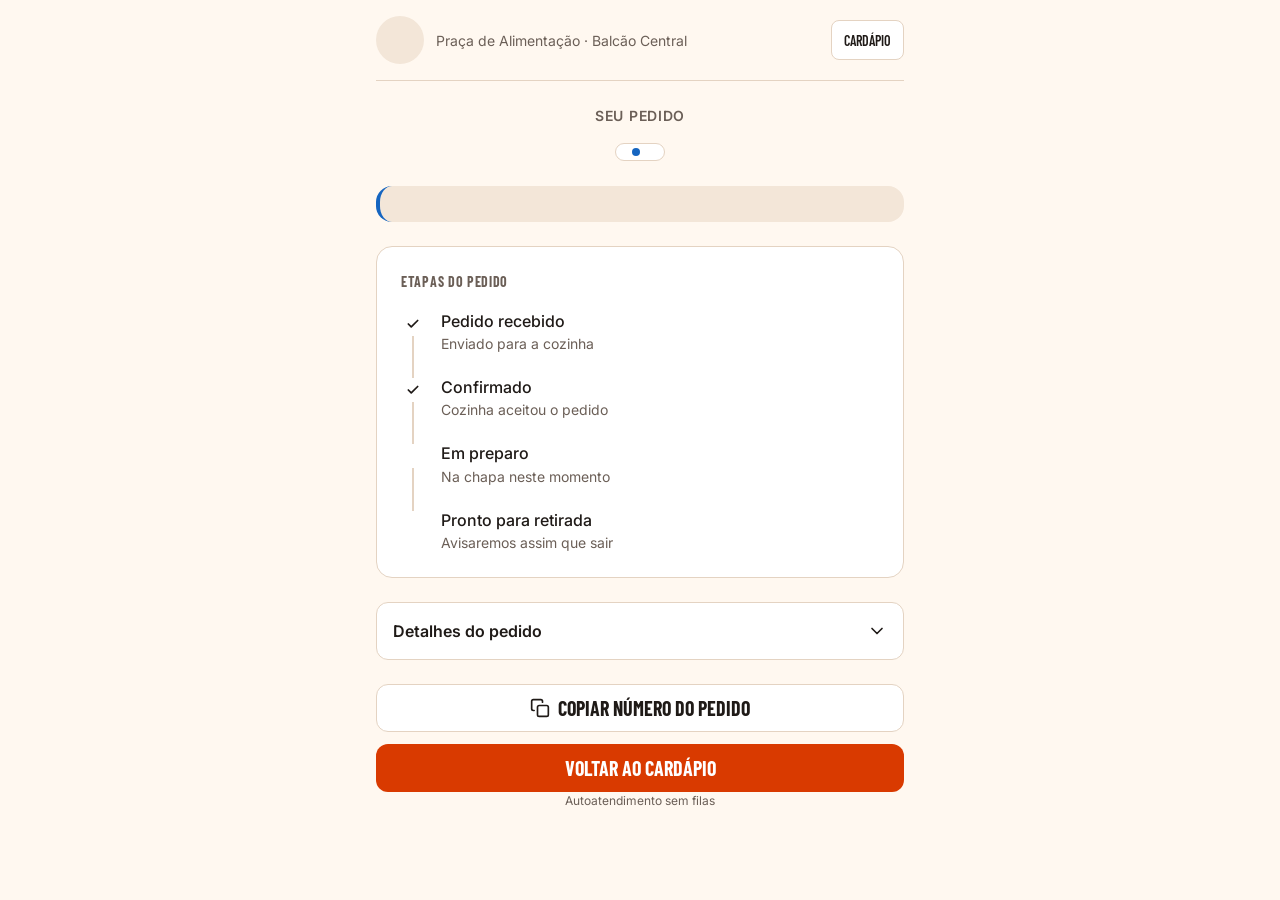
<file: web/pedido.html>
<!DOCTYPE html>
<html lang="pt-BR">
<head>
  <meta charset="UTF-8">
  <meta name="viewport" content="width=device-width, initial-scale=1.0, viewport-fit=cover">
  <title>Acompanhar Pedido</title>
  <!-- Google Fonts: Barlow Condensed & Inter -->
  <link rel="preconnect" href="https://fonts.googleapis.com">
  <link rel="preconnect" href="https://fonts.gstatic.com" crossorigin>
  <link href="https://fonts.googleapis.com/css2?family=Barlow+Condensed:wght@600;700&family=Inter:wght@400;500;600;700&display=swap" rel="stylesheet">
  
  <link rel="stylesheet" href="css/tokens.css">
  <link rel="stylesheet" href="css/base.css">
  <link rel="stylesheet" href="css/componentes.css">
</head>
<body>

  <div class="app-container">

    <!-- 1. Alerta de Erro de Rede (Oculto por padrão, acionado com .mostrar via JS) -->
    <div id="erro-rede" class="banner-erro oculto" role="alert" aria-live="assertive">
      <div class="spinner" aria-hidden="true"></div>
      <span>Sem conexão. Tentando novamente...</span>
    </div>

    <!-- 2. Cabeçalho da Loja (Reutilizado da Etapa 0) -->
    <header class="header-loja">
      <div class="loja-identidade">
        <div class="loja-avatar" id="loja-sigla" aria-hidden="true"><!-- preenchido via JS --></div>
        <div class="loja-dados">
          <h1 id="loja-nome"><!-- preenchido via JS --></h1>
          <p>Praça de Alimentação · Balcão Central</p>
        </div>
      </div>
      <a href="index.html" class="btn-cardapio-atalho" aria-label="Abrir cardápio">
        Cardápio
      </a>
    </header>

    <!-- 3. Estado: Pedido Não Encontrado (Alternativo ao fluxo principal) -->
    <section id="pedido-nao-encontrado" class="estado-vazio oculto" aria-labelledby="titulo-nao-encontrado">
      <div class="icone-alerta-vazio" aria-hidden="true">
        <svg class="icon icon-lg" viewBox="0 0 24 24">
          <circle cx="12" cy="12" r="10"></circle>
          <line x1="12" y1="8" x2="12" y2="12"></line>
          <line x1="12" y1="16" x2="12.01" y2="16"></line>
        </svg>
      </div>
      <div>
        <h2 id="titulo-nao-encontrado" style="font-family: var(--font-display); font-size: var(--text-heading-sm); text-transform: uppercase;">
          Pedido não encontrado
        </h2>
        <p style="font-size: var(--text-body-sm); color: var(--color-fumaca); margin-top: 4px;">
          Verifique o link acessado ou faça um novo pedido no cardápio.
        </p>
      </div>
      <a href="index.html" class="btn btn-primario" style="margin-top: var(--space-2);">
        Voltar ao cardápio
      </a>
    </section>

    <!-- 4. Conteúdo Principal do Pedido -->
    <main class="main-content" id="conteudo-pedido">

      <!-- Cabeçalho do Pedido -->
      <section class="pedido-destaque" aria-labelledby="rotulo-pedido">
        <p class="label" id="rotulo-pedido">Seu pedido</p>
        <div class="pedido-numero" id="pedido-numero" aria-label="Número do pedido">
          <!-- preenchido via JS -->
        </div>
        <div class="badge-status">
          <span class="badge-status-ponto" aria-hidden="true"></span>
          <span id="pedido-status"><!-- preenchido via JS --></span>
        </div>
      </section>

      <!-- Mensagem de Status em Destaque -->
      <section class="status-card" id="status-card-box" role="status" aria-live="polite">
        <p class="status-titulo" id="status-message"><!-- preenchido via JS --></p>
        <p class="status-orientacao" id="status-submessage"><!-- preenchido via JS --></p>
      </section>

      <!-- Linha do Tempo (Fluxo dos 4 Estados) -->
      <section class="timeline-card" aria-labelledby="titulo-timeline">
        <h2 class="timeline-titulo" id="titulo-timeline">Etapas do Pedido</h2>
        
        <ol class="timeline-lista" id="timeline">
          
          <!-- Estado 1: Recebido -->
          <li class="timeline-item" data-status="recebido">
            <div class="timeline-marcador" aria-hidden="true">
              <svg class="icon" viewBox="0 0 24 24" style="width: 14px; height: 14px; stroke-width: 3px;">
                <polyline points="20 6 9 17 4 12"></polyline>
              </svg>
            </div>
            <div class="timeline-conteudo">
              <h4>Pedido recebido</h4>
              <p>Enviado para a cozinha</p>
            </div>
          </li>

          <!-- Estado 2: Confirmado -->
          <li class="timeline-item" data-status="confirmado">
            <div class="timeline-marcador" aria-hidden="true">
              <svg class="icon" viewBox="0 0 24 24" style="width: 14px; height: 14px; stroke-width: 3px;">
                <polyline points="20 6 9 17 4 12"></polyline>
              </svg>
            </div>
            <div class="timeline-conteudo">
              <h4>Confirmado</h4>
              <p>Cozinha aceitou o pedido</p>
            </div>
          </li>

          <!-- Estado 3: Em Preparo -->
          <li class="timeline-item" data-status="em_preparo">
            <div class="timeline-marcador" aria-hidden="true"></div>
            <div class="timeline-conteudo">
              <h4>Em preparo</h4>
              <p>Na chapa neste momento</p>
            </div>
          </li>

          <!-- Estado 4: Pronto -->
          <li class="timeline-item" data-status="pronto">
            <div class="timeline-marcador" aria-hidden="true"></div>
            <div class="timeline-conteudo">
              <h4>Pronto para retirada</h4>
              <p>Avisaremos assim que sair</p>
            </div>
          </li>

        </ol>
      </section>

      <!-- Detalhes do Pedido (Colapsável) -->
      <section class="detalhes-container" aria-label="Detalhes e itens do pedido">
        <details>
          <summary class="detalhes-resumo">
            <span>Detalhes do pedido</span>
            <svg class="icon detalhes-icone-seta" viewBox="0 0 24 24" aria-hidden="true">
              <polyline points="6 9 12 15 18 9"></polyline>
            </svg>
          </summary>
          <div class="detalhes-corpo">
            <div class="detalhes-meta">
              <span>Data e Hora</span>
              <time id="pedido-data" datetime=""><!-- preenchido via JS --></time>
            </div>

            <ul class="itens-lista" id="lista-itens">
              <!-- preenchido via JS -->
            </ul>

            <div class="total-linha">
              <span>Total Pago</span>
              <span class="tabular-nums" id="pedido-total"><!-- preenchido via JS --></span>
            </div>
          </div>
        </details>
      </section>

      <!-- Ações do Cliente -->
      <section class="acoes-container" aria-label="Ações de navegação">
        <button type="button" class="btn btn-secundario" id="btn-copiar" aria-label="Copiar número do pedido para o balcão">
          <svg class="icon" viewBox="0 0 24 24" aria-hidden="true">
            <rect x="9" y="9" width="13" height="13" rx="2" ry="2"></rect>
            <path d="M5 15H4a2 2 0 0 1-2-2V4a2 2 0 0 1 2-2h9a2 2 0 0 1 2 2v1"></path>
          </svg>
          Copiar número do pedido
        </button>

        <a href="index.html" class="btn btn-primario">
          Voltar ao cardápio
        </a>
      </section>

    </main>

    <!-- Rodapé Acessível -->
    <footer class="app-footer" style="text-align: center; font-size: var(--text-caption); color: var(--color-fumaca);">
      <p>Autoatendimento sem filas</p>
    </footer>

  </div>

  <script src="supabase-client.js"></script>
  <script src="pedido.js"></script>
</body>
</html>
</file>
<file: web/css/tokens.css>
/*
Arquivos CSS do Projeto (web/css/)

O projeto utiliza arquitetura CSS pura, sem build e sem frameworks, baseada exclusivamente nos tokens do `DESIGN.md`.

## Estrutura de Arquivos:

- `web/css/tokens.css`: Todas as variáveis e tokens oficiais do design system (cores, tipografia, espaçamento, raios, elevações e movimento).
- `web/css/base.css`: Reset CSS, tipografia base, estilos de acessibilidade (`:focus-visible`, `prefers-reduced-motion`) e container principal.
- `web/css/componentes.css`: Componentes modulares reutilizáveis (cabeçalho da loja, número do pedido, badge, status card com `.pulse`, linha do tempo, detalhes do pedido, botões e banners de erro).

## Como importar no HTML:

<link rel="stylesheet" href="css/tokens.css">
<link rel="stylesheet" href="css/base.css">
<link rel="stylesheet" href="css/componentes.css">
*/

:root {
  /* Cores - Base e Superfícies */
  --color-papel: #FFF8F0;
  --color-prato: #FFFFFF;
  --color-areia: #F3E6D8;
  --color-linha: #E4D3C2;
  --color-carvao: #1F1A17;
  --color-fumaca: #6B5F57;

  /* Cores - Marca e Ações */
  --color-brasa: #D93A00;
  --color-brasa-escura: #B02E00;
  --color-brasa-suave: #FFE3D6;

  /* Cores de Status */
  --status-recebido: #C62828;
  --status-recebido-bg: #FDE7E7;
  --status-confirmado: #8A5200;
  --status-confirmado-bg: #FFF1D6;
  --status-preparo: #1565C0;
  --status-preparo-bg: #E3EFFC;
  --status-pronto: #166A31;
  --status-pronto-bg: #E1F5E8;
  --status-finalizado: #6B5F57;
  --status-finalizado-bg: #EFE7DE;
  --status-cancelado: #8A7F77;
  --status-cancelado-bg: #EFE7DE;

  /* Tipografia */
  --font-display: 'Barlow Condensed', -apple-system, BlinkMacSystemFont, "Segoe UI", Roboto, sans-serif;
  --font-ui: 'Inter', -apple-system, BlinkMacSystemFont, "Segoe UI", Roboto, sans-serif;

  /* Escala Tipográfica */
  --text-caption: 12px;
  --text-body-sm: 14px;
  --text-body: 16px;
  --text-body-strong: 16px;
  --text-label: 14px;
  --text-subheading: 22px;
  --text-heading-sm: 28px;
  --text-heading: 36px;
  --text-numero-pedido: 96px;
  --text-cozinha-numero: 48px;
  --text-cozinha-item: 22px;
  --text-cozinha-botao: 20px;

  /* Espaçamento (Base 4px) */
  --space-1: 4px;
  --space-2: 8px;
  --space-3: 12px;
  --space-4: 16px;
  --space-5: 20px;
  --space-6: 24px;
  --space-8: 32px;
  --space-10: 40px;
  --space-12: 48px;
  --space-16: 64px;

  /* Raios de Arredondamento */
  --radius-badge: 8px;
  --radius-control: 12px;
  --radius-card: 16px;
  --radius-sheet: 20px;
  --radius-pill: 999px;

  /* Elevações e Sombras */
  --shadow-nivel-1: 0 1px 3px rgba(31, 26, 23, 0.05);
  --shadow-nivel-2: 0 -2px 12px rgba(31, 26, 23, 0.10);
  --shadow-overlay: rgba(31, 26, 23, 0.55);

  /* Movimento / Transições */
  --motion-fast: 150ms ease-out;
  --motion-sheet: 220ms ease-out;
}
</file>
<file: web/css/base.css>
@import url('./tokens.css');

/* Reset e Configurações Base */
*, *::before, *::after {
  box-sizing: border-box;
  margin: 0;
  padding: 0;
}

html {
  font-size: 16px;
  -webkit-text-size-adjust: 100%;
}

body {
  font-family: var(--font-ui);
  font-size: var(--text-body);
  line-height: 1.5;
  color: var(--color-carvao);
  background-color: var(--color-papel);
  min-height: 100vh;
  display: flex;
  flex-direction: column;
  -webkit-font-smoothing: antialiased;
}

/* Foco Acessível Visível */
:focus-visible {
  outline: 3px solid var(--status-preparo);
  outline-offset: 2px;
}

/* Redução de Movimento */
@media (prefers-reduced-motion: reduce) {
  *, *::before, *::after {
    animation-duration: 0.01ms !important;
    animation-iteration-count: 1 !important;
    transition-duration: 0.01ms !important;
    scroll-behavior: auto !important;
  }
}

/* Tipografia e Títulos */
h1, h2, h3, .font-display {
  font-family: var(--font-display);
  font-weight: 700;
  letter-spacing: 0.02em;
}

/* Layout Container */
.app-container {
  width: 100%;
  max-width: 560px;
  margin: 0 auto;
  padding: var(--space-4);
  padding-bottom: calc(var(--space-8) + env(safe-area-inset-bottom, 0px));
  flex: 1;
  display: flex;
  flex-direction: column;
}

/* Ícones */
.icone, .icon {
  width: 20px;
  height: 20px;
  fill: none;
  stroke: currentColor;
  stroke-width: 2px;
  stroke-linecap: round;
  stroke-linejoin: round;
  display: inline-block;
  vertical-align: middle;
}
.icone--24, .icon-lg {
  width: 24px;
  height: 24px;
}
</file>
<file: web/css/componentes.css>
@import url('./tokens.css');

/* ==========================================================================
   Componentes do Sistema
   ========================================================================== */

/* --------------------------------------------------------------------------
   0. Formulários e Campos
   -------------------------------------------------------------------------- */
.campo {
  display: flex;
  flex-direction: column;
  gap: var(--space-2);
  margin-bottom: var(--space-4);
  width: 100%;
}
.campo__rotulo {
  font-size: var(--text-sm);
  font-weight: 500;
  color: var(--color-fumaca);
}
.campo__entrada {
  background-color: var(--color-prato);
  border: 1px solid var(--color-linha);
  color: var(--color-carvao);
  padding: var(--space-3) var(--space-4);
  border-radius: var(--radius-md);
  font-family: inherit;
  font-size: var(--text-body);
  transition: border-color 0.2s, box-shadow 0.2s;
  width: 100%;
}
.campo__entrada:focus {
  outline: none;
  border-color: var(--color-carvao);
  box-shadow: 0 0 0 1px var(--color-carvao);
}
.campo__entrada::placeholder {
  color: var(--color-fumaca);
}

/* --------------------------------------------------------------------------
   1. Cabeçalho da Loja (Compartilhado: Cardápio e Pedido)
   -------------------------------------------------------------------------- */
.header-loja {
  display: flex;
  align-items: center;
  justify-content: space-between;
  padding-bottom: var(--space-4);
  border-bottom: 1px solid var(--color-linha);
  margin-bottom: var(--space-6);
}

.loja-identidade {
  display: flex;
  align-items: center;
  gap: var(--space-3);
}

.loja-avatar {
  width: 48px;
  height: 48px;
  border-radius: var(--radius-pill);
  background-color: var(--color-areia);
  color: var(--color-carvao);
  font-family: var(--font-display);
  font-weight: 700;
  font-size: var(--text-heading-sm);
  display: flex;
  align-items: center;
  justify-content: center;
  flex-shrink: 0;
}

.loja-dados h1 {
  font-size: var(--text-subheading);
  text-transform: uppercase;
  line-height: 1.1;
  color: var(--color-carvao);
}

.loja-dados p {
  font-size: var(--text-body-sm);
  color: var(--color-fumaca);
}

.btn-cardapio-atalho {
  padding: var(--space-2) var(--space-3);
  border: 1px solid var(--color-linha);
  background: var(--color-prato);
  border-radius: var(--radius-badge);
  font-family: var(--font-display);
  font-size: var(--text-label);
  font-weight: 600;
  text-transform: uppercase;
  color: var(--color-carvao);
  text-decoration: none;
  min-height: 40px;
  display: inline-flex;
  align-items: center;
  transition: border-color var(--motion-fast), background-color var(--motion-fast);
}

.btn-cardapio-atalho:hover {
  background-color: var(--color-areia);
  border-color: var(--color-fumaca);
}

/* --------------------------------------------------------------------------
   2. Aviso de Pedido em Andamento (Etapa 0 / Etapa B no topo do Cardápio)
   -------------------------------------------------------------------------- */
.aviso-pedido-andamento {
  background-color: var(--color-brasa-suave);
  border: 1px solid var(--color-brasa);
  border-radius: var(--radius-card);
  padding: var(--space-3) var(--space-4);
  margin-bottom: var(--space-6);
  display: flex;
  align-items: center;
  justify-content: space-between;
  gap: var(--space-3);
}

.aviso-pedido-texto {
  display: flex;
  align-items: center;
  gap: var(--space-2);
  font-size: var(--text-body-sm);
  font-weight: 600;
  color: var(--color-carvao);
}

.aviso-pedido-texto .ponto-ativo {
  width: 8px;
  height: 8px;
  border-radius: var(--radius-pill);
  background-color: var(--color-brasa);
  animation: pulse-suave 1.5s ease-in-out infinite alternate;
}

.btn-acompanhar-atalho {
  padding: var(--space-1) var(--space-3);
  background-color: var(--color-brasa);
  color: #FFFFFF;
  border-radius: var(--radius-control);
  font-family: var(--font-display);
  font-size: var(--text-label);
  font-weight: 700;
  text-transform: uppercase;
  text-decoration: none;
  white-space: nowrap;
  min-height: 36px;
  display: inline-flex;
  align-items: center;
  transition: background-color var(--motion-fast);
}

.btn-acompanhar-atalho:hover {
  background-color: var(--color-brasa-escura);
}

/* --------------------------------------------------------------------------
   3. Abas de Categoria do Cardápio (Sticky + Scrollspy)
   -------------------------------------------------------------------------- */
.categorias-nav {
  position: sticky;
  top: 0;
  z-index: 10;
  background-color: var(--color-papel);
  padding: var(--space-2) 0;
  margin-bottom: var(--space-5);
  border-bottom: 1px solid var(--color-linha);
  display: flex;
  gap: var(--space-2);
  overflow-x: auto;
  scrollbar-width: none;
  -webkit-overflow-scrolling: touch;
}

.categorias-nav::-webkit-scrollbar {
  display: none;
}

.chip-categoria {
  height: 40px;
  min-height: 40px;
  padding: 0 var(--space-4);
  border-radius: var(--radius-pill);
  font-family: var(--font-display);
  font-size: var(--text-label);
  font-weight: 600;
  text-transform: uppercase;
  white-space: nowrap;
  background-color: var(--color-prato);
  border: 1px solid var(--color-linha);
  color: var(--color-carvao);
  display: inline-flex;
  align-items: center;
  justify-content: center;
  cursor: pointer;
  text-decoration: none;
  transition: background-color var(--motion-fast), border-color var(--motion-fast), color var(--motion-fast);
}

.chip-categoria:hover {
  background-color: var(--color-areia);
  border-color: var(--color-fumaca);
}

.chip-categoria.ativo {
  background-color: var(--color-brasa);
  border-color: var(--color-brasa);
  color: #FFFFFF;
}

/* --------------------------------------------------------------------------
   4. Seção e Lista de Produtos (Cardápio)
   -------------------------------------------------------------------------- */
.secao-categoria {
  margin-bottom: var(--space-8);
}

.secao-titulo {
  font-family: var(--font-display);
  font-size: var(--text-heading-sm);
  text-transform: uppercase;
  color: var(--color-carvao);
  margin-bottom: var(--space-3);
}

.produtos-lista {
  display: flex;
  flex-direction: column;
  gap: var(--space-3);
  list-style: none;
}

.produto-card {
  background-color: var(--color-prato);
  border: 1px solid var(--color-linha);
  border-radius: var(--radius-card);
  padding: var(--space-4);
  display: flex;
  justify-content: space-between;
  gap: var(--space-4);
  align-items: stretch;
  position: relative;
  transition: border-color var(--motion-fast), background-color var(--motion-fast);
}

.produto-info {
  flex: 1;
  display: flex;
  flex-direction: column;
  justify-content: space-between;
}

.produto-info h3 {
  font-size: var(--text-body-strong);
  font-weight: 600;
  color: var(--color-carvao);
  margin-bottom: var(--space-1);
}

.produto-info p {
  font-size: var(--text-body-sm);
  color: var(--color-fumaca);
  line-height: 1.4;
  margin-bottom: var(--space-2);
}

.produto-preco {
  font-family: var(--font-ui);
  font-weight: 700;
  font-size: var(--text-body);
  color: var(--color-carvao);
  font-variant-numeric: tabular-nums;
  margin-top: auto;
}

.produto-midia {
  position: relative;
  width: 96px;
  height: 96px;
  flex-shrink: 0;
}

.produto-foto {
  width: 96px;
  height: 96px;
  border-radius: var(--radius-control);
  object-fit: cover;
  background-color: var(--color-areia);
  display: block;
}

/* Botão adicionar (+) sobreposto à foto */
.btn-adicionar-produto {
  position: absolute;
  bottom: -6px;
  right: -6px;
  width: 48px;
  height: 48px;
  border-radius: var(--radius-pill);
  background-color: var(--color-brasa);
  color: #FFFFFF;
  border: 2px solid var(--color-prato);
  display: flex;
  align-items: center;
  justify-content: center;
  cursor: pointer;
  transition: background-color var(--motion-fast), transform var(--motion-fast);
  box-shadow: var(--shadow-nivel-1);
}

.btn-adicionar-produto:hover {
  background-color: var(--color-brasa-escura);
  transform: scale(1.05);
}

/* Estado: Produto no carrinho */
.produto-card.no-carrinho {
  border-color: var(--color-brasa);
  background-color: var(--color-brasa-suave);
}

/* Seletor de quantidade no card do produto */
.produto-seletor {
  display: inline-flex;
  align-items: center;
  gap: var(--space-2);
  background-color: var(--color-prato);
  border: 1px solid var(--color-linha);
  border-radius: var(--radius-control);
  padding: 2px 4px;
}

.btn-qty {
  width: 36px;
  height: 36px;
  border-radius: var(--radius-badge);
  border: 1px solid var(--color-linha);
  background-color: var(--color-papel);
  color: var(--color-carvao);
  font-weight: 700;
  font-size: var(--text-body);
  cursor: pointer;
  display: flex;
  align-items: center;
  justify-content: center;
  transition: background-color var(--motion-fast);
}

.btn-qty:hover {
  background-color: var(--color-areia);
}

.produto-quantidade {
  font-family: var(--font-ui);
  font-weight: 700;
  font-size: var(--text-body);
  color: var(--color-carvao);
  min-width: 24px;
  text-align: center;
}

/* Estado: Produto esgotado */
.produto-card.esgotado {
  opacity: 0.8;
  border-color: var(--color-linha);
  background-color: var(--color-papel);
}

.produto-card.esgotado .produto-foto {
  filter: grayscale(100%);
  opacity: 0.5;
}

.selo-esgotado {
  position: absolute;
  top: 50%;
  left: 50%;
  transform: translate(-50%, -50%);
  background-color: var(--color-areia);
  color: var(--color-fumaca);
  font-family: var(--font-display);
  font-size: var(--text-caption);
  font-weight: 700;
  text-transform: uppercase;
  letter-spacing: 0.05em;
  padding: var(--space-1) var(--space-2);
  border-radius: var(--radius-badge);
  white-space: nowrap;
  pointer-events: none;
}

.produto-card.esgotado .btn-adicionar-produto {
  display: none;
}

/* --------------------------------------------------------------------------
   5. Barra Flutuante do Carrinho (Rodapé Fixo no Cardápio)
   -------------------------------------------------------------------------- */
.barra-carrinho-fixa {
  position: fixed;
  bottom: 0;
  left: 0;
  right: 0;
  background-color: var(--color-prato);
  border-top: 1px solid var(--color-linha);
  box-shadow: var(--shadow-nivel-2);
  padding: var(--space-3) var(--space-4);
  padding-bottom: calc(var(--space-3) + env(safe-area-inset-bottom, 0px));
  z-index: 50;
  display: flex;
  justify-content: center;
}

.barra-carrinho-conteudo {
  width: 100%;
  max-width: 560px;
}

.btn-abrir-carrinho {
  display: flex;
  align-items: center;
  justify-content: space-between;
  width: 100%;
  height: 48px;
  min-height: 48px;
  padding: 0 var(--space-5);
  background-color: var(--color-brasa);
  color: #FFFFFF;
  border: none;
  border-radius: var(--radius-control);
  font-family: var(--font-display);
  font-size: var(--text-cozinha-botao);
  font-weight: 700;
  text-transform: uppercase;
  cursor: pointer;
  transition: background-color var(--motion-fast);
}

.btn-abrir-carrinho:hover {
  background-color: var(--color-brasa-escura);
}

.carrinho-itens-badge {
  background-color: rgba(255, 255, 255, 0.25);
  padding: var(--space-1) var(--space-2);
  border-radius: var(--radius-badge);
  font-size: var(--text-caption);
  font-family: var(--font-ui);
  font-weight: 700;
}

.carrinho-total-resumo {
  font-family: var(--font-ui);
  font-weight: 700;
  font-size: var(--text-body);
  font-variant-numeric: tabular-nums;
}

/* --------------------------------------------------------------------------
   6. Modal / Folha do Carrinho (Bottom Sheet)
   -------------------------------------------------------------------------- */
.modal-overlay {
  position: fixed;
  inset: 0;
  background-color: var(--shadow-overlay);
  z-index: 100;
  display: flex;
  align-items: flex-end;
  justify-content: center;
  opacity: 0;
  visibility: hidden;
  transition: opacity var(--motion-sheet), visibility var(--motion-sheet);
}

.modal-overlay.aberta {
  opacity: 1;
  visibility: visible;
}

.folha-carrinho {
  background-color: var(--color-prato);
  width: 100%;
  max-width: 560px;
  max-height: 85vh;
  border-top-left-radius: var(--radius-sheet);
  border-top-right-radius: var(--radius-sheet);
  box-shadow: var(--shadow-nivel-2);
  display: flex;
  flex-direction: column;
  transform: translateY(100%);
  transition: transform var(--motion-sheet);
  overflow: hidden;
}

.modal-overlay.aberta .folha-carrinho,
.folha-carrinho.aberta {
  transform: translateY(0);
}

/* Alça visual de arraste */
.folha-alca {
  width: 40px;
  height: 4px;
  border-radius: var(--radius-pill);
  background-color: var(--color-linha);
  margin: var(--space-3) auto var(--space-2);
  flex-shrink: 0;
}

.folha-cabecalho {
  padding: var(--space-2) var(--space-5) var(--space-4);
  display: flex;
  align-items: center;
  justify-content: space-between;
  border-bottom: 1px solid var(--color-linha);
}

.folha-cabecalho h2 {
  font-family: var(--font-display);
  font-size: var(--text-subheading);
  text-transform: uppercase;
}

.btn-fechar-folha {
  background: transparent;
  border: none;
  font-size: var(--text-heading-sm);
  line-height: 1;
  cursor: pointer;
  color: var(--color-fumaca);
  padding: var(--space-2);
  min-height: 48px;
  min-width: 48px;
  display: flex;
  align-items: center;
  justify-content: center;
}

.folha-corpo {
  padding: var(--space-4) var(--space-5);
  overflow-y: auto;
  flex: 1;
  display: flex;
  flex-direction: column;
  gap: var(--space-5);
}

.carrinho-itens-lista {
  list-style: none;
  display: flex;
  flex-direction: column;
  gap: var(--space-3);
}

.carrinho-item-linha {
  display: flex;
  align-items: center;
  justify-content: space-between;
  gap: var(--space-3);
  padding-bottom: var(--space-3);
  border-bottom: 1px solid var(--color-linha);
}

.carrinho-item-dados h4 {
  font-size: var(--text-body);
  font-weight: 600;
  color: var(--color-carvao);
}

.carrinho-item-dados p {
  font-size: var(--text-body-sm);
  color: var(--color-fumaca);
  font-variant-numeric: tabular-nums;
}

/* Campo de Observações do Pedido */
.observacao-grupo {
  display: flex;
  flex-direction: column;
  gap: var(--space-2);
}

.observacao-grupo label {
  font-size: var(--text-label);
  font-family: var(--font-display);
  font-weight: 600;
  text-transform: uppercase;
  color: var(--color-carvao);
}

.observacao-input {
  width: 100%;
  min-height: 80px;
  padding: var(--space-3);
  border: 1px solid var(--color-linha);
  border-radius: var(--radius-control);
  background-color: var(--color-papel);
  font-family: var(--font-ui);
  font-size: var(--text-body);
  color: var(--color-carvao);
  resize: vertical;
}

.observacao-input:focus {
  outline: 3px solid var(--status-preparo);
  outline-offset: 2px;
}

.observacao-contador {
  font-size: var(--text-caption);
  color: var(--color-fumaca);
  text-align: right;
}

/* Rodapé Fixo da Folha */
.folha-rodape {
  padding: var(--space-4) var(--space-5);
  padding-bottom: calc(var(--space-4) + env(safe-area-inset-bottom, 0px));
  border-top: 1px solid var(--color-linha);
  background-color: var(--color-prato);
  display: flex;
  flex-direction: column;
  gap: var(--space-3);
}

.folha-total {
  display: flex;
  align-items: baseline;
  justify-content: space-between;
  font-size: var(--text-subheading);
  font-weight: 700;
}

/* --------------------------------------------------------------------------
   7. Destaque do Número do Pedido (Etapa B - pedido.html)
   -------------------------------------------------------------------------- */
.pedido-destaque {
  text-align: center;
  margin-bottom: var(--space-6);
}

.pedido-destaque .label {
  font-size: var(--text-body-sm);
  color: var(--color-fumaca);
  text-transform: uppercase;
  letter-spacing: 0.05em;
  font-weight: 600;
}

.pedido-numero {
  font-family: var(--font-display);
  font-size: var(--text-numero-pedido);
  line-height: 0.95;
  font-weight: 700;
  color: var(--color-carvao);
  margin: var(--space-2) 0 var(--space-3);
}

.badge-status {
  display: inline-flex;
  align-items: center;
  gap: var(--space-2);
  padding: var(--space-1) var(--space-4);
  border-radius: var(--radius-pill);
  font-size: var(--text-body-sm);
  font-weight: 600;
  background-color: var(--color-prato);
  border: 1px solid var(--color-linha);
  color: var(--color-carvao);
}

.badge-status-ponto {
  width: 8px;
  height: 8px;
  border-radius: var(--radius-pill);
  background-color: var(--status-preparo);
}

/* --------------------------------------------------------------------------
   8. Bloco de Mensagem de Status (pedido.html)
   -------------------------------------------------------------------------- */
.status-card {
  background-color: var(--color-areia);
  border-radius: var(--radius-card);
  padding: var(--space-4) var(--space-5);
  border-left: 4px solid var(--status-preparo);
  margin-bottom: var(--space-6);
  transition: transform var(--motion-fast);
}

.status-card.status-recebido {
  background-color: var(--status-recebido-bg);
  border-left-color: var(--status-recebido);
}

.status-card.status-confirmado {
  background-color: var(--status-confirmado-bg);
  border-left-color: var(--status-confirmado);
}

.status-card.status-preparo {
  background-color: var(--status-preparo-bg);
  border-left-color: var(--status-preparo);
}

.status-card.status-pronto {
  background-color: var(--status-pronto-bg);
  border-left-color: var(--status-pronto);
}

.status-card.status-cancelado {
  background-color: var(--status-cancelado-bg);
  border-left-color: var(--status-cancelado);
}

.status-card .status-titulo {
  font-weight: 600;
  font-size: var(--text-body-strong);
  color: var(--color-carvao);
  margin-bottom: var(--space-1);
}

.status-card .status-orientacao {
  font-size: var(--text-body-sm);
  color: var(--color-fumaca);
}

/* Destaque pulsante para quando estiver pronto */
.status-card.pulse {
  animation: pulse-suave 1.5s ease-in-out infinite alternate;
}

@keyframes pulse-suave {
  0% { opacity: 0.85; transform: scale(0.995); }
  100% { opacity: 1; transform: scale(1); }
}

/* --------------------------------------------------------------------------
   9. Linha do Tempo / Timeline (pedido.html)
   -------------------------------------------------------------------------- */
.timeline-card {
  background-color: var(--color-prato);
  border: 1px solid var(--color-linha);
  border-radius: var(--radius-card);
  padding: var(--space-6);
  margin-bottom: var(--space-6);
}

.timeline-titulo {
  font-family: var(--font-display);
  font-size: var(--text-label);
  text-transform: uppercase;
  color: var(--color-fumaca);
  letter-spacing: 0.05em;
  margin-bottom: var(--space-5);
}

.timeline-lista {
  list-style: none;
  position: relative;
  display: flex;
  flex-direction: column;
  gap: var(--space-6);
}

.timeline-item {
  display: flex;
  align-items: flex-start;
  gap: var(--space-4);
  position: relative;
}

/* Linha conectora vertical contínua */
.timeline-item:not(:last-child)::after {
  content: '';
  position: absolute;
  top: 24px;
  left: 11px;
  width: 2px;
  bottom: calc(-1 * var(--space-6));
  background-color: var(--color-linha);
  z-index: 1;
}

.timeline-item.completed:not(:last-child)::after {
  background-color: var(--status-pronto);
}

.timeline-marcador {
  width: 24px;
  height: 24px;
  border-radius: var(--radius-pill);
  display: flex;
  align-items: center;
  justify-content: center;
  flex-shrink: 0;
  z-index: 2;
  background-color: var(--color-prato);
}

/* Estado: Concluído */
.timeline-item.completed .timeline-marcador {
  background-color: var(--status-pronto);
  color: #FFFFFF;
}

/* Estado: Atual */
.timeline-item.current .timeline-marcador {
  border: 4px solid var(--status-preparo);
  background-color: var(--color-prato);
}

/* Estado: Futuro */
.timeline-item.future .timeline-marcador {
  background-color: var(--color-linha);
}

.timeline-conteudo h4 {
  font-size: var(--text-body);
  font-weight: 500;
  color: var(--color-carvao);
  line-height: 1.2;
}

.timeline-item.current .timeline-conteudo h4 {
  font-weight: 700;
}

.timeline-item.future .timeline-conteudo h4 {
  color: var(--color-fumaca);
}

.timeline-conteudo p {
  font-size: var(--text-body-sm);
  color: var(--color-fumaca);
  margin-top: 2px;
}

.timeline-item.current .timeline-conteudo p {
  color: var(--color-brasa-escura);
  font-weight: 500;
}

/* --------------------------------------------------------------------------
   10. Acordeão de Detalhes do Pedido (pedido.html)
   -------------------------------------------------------------------------- */
.detalhes-container {
  background: var(--color-prato);
  border: 1px solid var(--color-linha);
  border-radius: var(--radius-control);
  margin-bottom: var(--space-6);
  overflow: hidden;
}

.detalhes-resumo {
  padding: var(--space-4);
  font-weight: 600;
  font-size: var(--text-body);
  color: var(--color-carvao);
  cursor: pointer;
  display: flex;
  align-items: center;
  justify-content: space-between;
  list-style: none;
  min-height: 48px;
  user-select: none;
}

.detalhes-resumo::-webkit-details-marker {
  display: none;
}

.detalhes-icone-seta {
  transition: transform var(--motion-fast);
}

details[open] .detalhes-icone-seta {
  transform: rotate(180deg);
}

.detalhes-corpo {
  padding: 0 var(--space-4) var(--space-4);
  border-top: 1px solid var(--color-linha);
}

.detalhes-meta {
  font-size: var(--text-caption);
  color: var(--color-fumaca);
  padding: var(--space-3) 0;
  border-bottom: 1px dashed var(--color-linha);
}

.itens-lista {
  list-style: none;
  margin: var(--space-3) 0;
  display: flex;
  flex-direction: column;
  gap: var(--space-2);
}

.item-linha {
  display: flex;
  justify-content: space-between;
  font-size: var(--text-body-sm);
}

.total-linha {
  display: flex;
  justify-content: space-between;
  align-items: baseline;
  font-size: var(--text-body-strong);
  font-weight: 700;
  border-top: 1px solid var(--color-linha);
  padding-top: var(--space-3);
  margin-top: var(--space-2);
}

.tabular-nums {
  font-variant-numeric: tabular-nums;
}

/* --------------------------------------------------------------------------
   11. Botões e Ações Padrão
   -------------------------------------------------------------------------- */
.acoes-container {
  display: flex;
  flex-direction: column;
  gap: var(--space-3);
  margin-top: auto;
}

.btn {
  display: inline-flex;
  align-items: center;
  justify-content: center;
  gap: var(--space-2);
  height: 48px;
  min-height: 48px;
  padding: 0 var(--space-5);
  border-radius: var(--radius-control);
  font-family: var(--font-display);
  font-size: var(--text-cozinha-botao);
  font-weight: 700;
  text-transform: uppercase;
  text-decoration: none;
  cursor: pointer;
  border: 1px solid transparent;
  transition: background-color var(--motion-fast), border-color var(--motion-fast), box-shadow var(--motion-fast);
  width: 100%;
}

.btn-primario {
  background-color: var(--color-brasa);
  color: #FFFFFF;
}

.btn-primario:hover {
  background-color: var(--color-brasa-escura);
}

.btn-secundario {
  background-color: var(--color-prato);
  border-color: var(--color-linha);
  color: var(--color-carvao);
}

.btn-secundario:hover {
  background-color: var(--color-areia);
  border-color: var(--color-fumaca);
}

/* --------------------------------------------------------------------------
   12. Mensagens de Alerta e Estados de Erro / Não Encontrado
   -------------------------------------------------------------------------- */
.banner-erro {
  background-color: var(--status-recebido-bg);
  color: var(--status-recebido);
  border: 1px solid var(--status-recebido);
  border-radius: var(--radius-control);
  padding: var(--space-3) var(--space-4);
  display: flex;
  align-items: center;
  gap: var(--space-3);
  font-size: var(--text-body-sm);
  font-weight: 600;
  margin-bottom: var(--space-4);
}

.banner-erro.oculto,
.estado-vazio.oculto {
  display: none;
}

.spinner {
  width: 18px;
  height: 18px;
  border: 2px solid var(--status-cancelado);
  border-top-color: transparent;
  border-radius: var(--radius-pill);
  animation: spin 1s linear infinite;
}

@keyframes spin {
  to { transform: rotate(360deg); }
}

.estado-vazio {
  text-align: center;
  padding: var(--space-12) var(--space-4);
  background: var(--color-prato);
  border: 1px solid var(--color-linha);
  border-radius: var(--radius-card);
}

.estado-vazio h2 {
  font-size: var(--text-subheading);
  margin: var(--space-3) 0 var(--space-2);
}

.estado-vazio p {
  color: var(--color-fumaca);
  margin-bottom: var(--space-6);
}

/* Rodapé */
.rodape-info {
  margin-top: var(--space-8);
  text-align: center;
  font-size: var(--text-caption);
  color: var(--color-fumaca);
}
</file>
